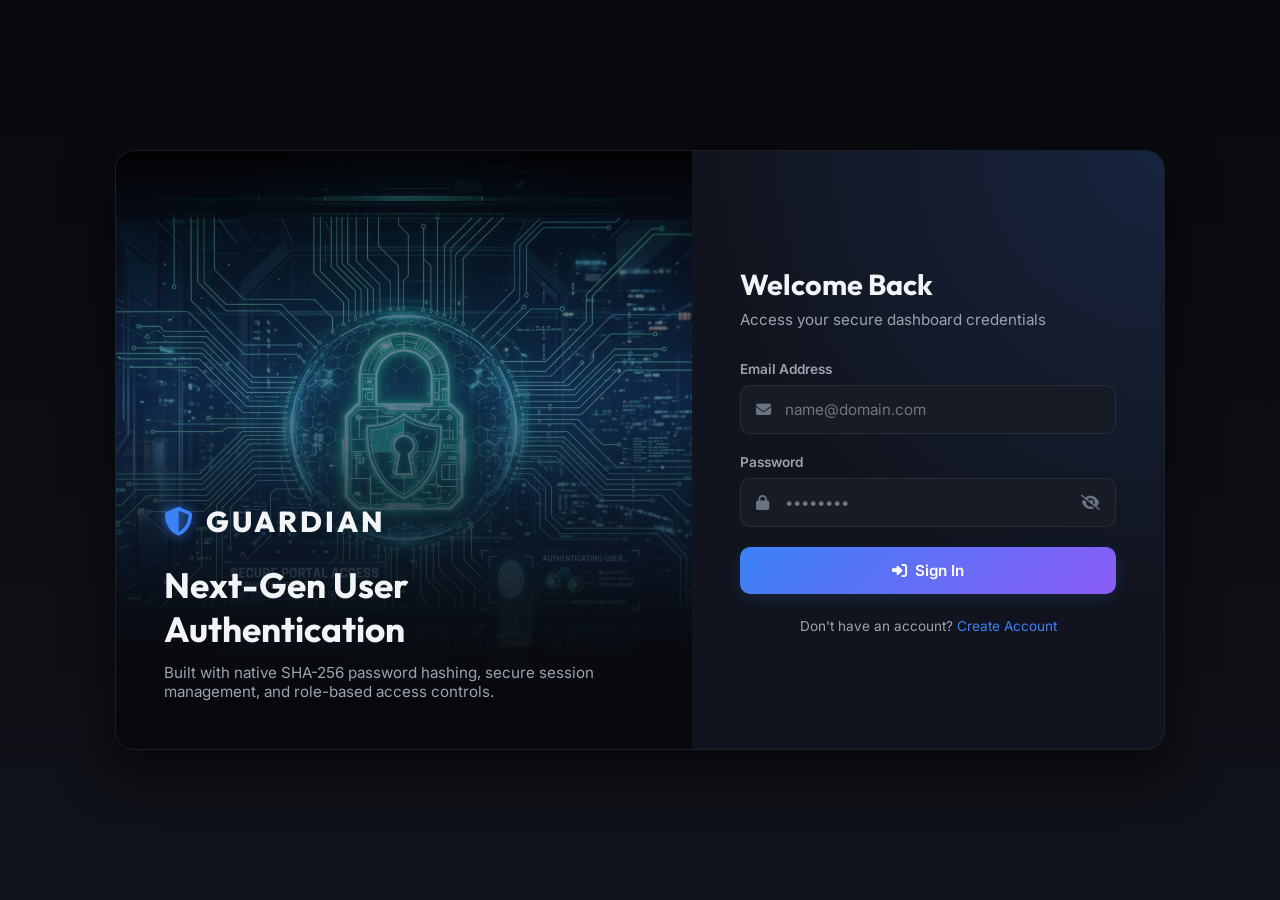
<file: index.html>
<!DOCTYPE html>
<html lang="en">
<head>
  <meta charset="UTF-8">
  <meta name="viewport" content="width=device-width, initial-scale=1.0">
  <title>GuardianAuth | Secure Authentication Portal</title>
  <meta name="description" content="Secure registration and login portal with client-side SHA-256 encryption, session management, and role-based dashboards.">
  
  <!-- CSS Stylesheets -->
  <link rel="stylesheet" href="style.css">
  
  <!-- FontAwesome Icons -->
  <link rel="stylesheet" href="https://cdnjs.cloudflare.com/ajax/libs/font-awesome/6.4.0/css/all.min.css">
</head>
<body>

  <!-- Floating Alert Container for Notifications -->
  <div class="alert-container" id="alertContainer"></div>

  <div class="app-container">
    
    <!-- 1. LOGIN VIEW PANEL -->
    <div class="view-panel active" id="loginView">
      <div class="split-layout">
        <!-- Visual side banner -->
        <div class="visual-banner">
          <img src="assets/images/auth_banner.png" alt="Secure Shield Portal">
          <div class="visual-overlay"></div>
          <div class="visual-content">
            <div class="logo-header">
              <i class="fa-solid fa-shield-halved"></i> GUARDIAN
            </div>
            <h2>Next-Gen User Authentication</h2>
            <p>Built with native SHA-256 password hashing, secure session management, and role-based access controls.</p>
          </div>
        </div>
        
        <!-- Login Form Container -->
        <div class="form-container">
          <div class="form-header">
            <h3>Welcome Back</h3>
            <p>Access your secure dashboard credentials</p>
          </div>
          
          <form class="auth-form" id="loginForm" novalidate>
            <div class="form-group">
              <label for="loginEmail">Email Address</label>
              <div class="input-wrapper">
                <i class="fa-solid fa-envelope input-icon"></i>
                <input type="email" id="loginEmail" class="form-input" placeholder="name@domain.com" required>
              </div>
            </div>
            
            <div class="form-group">
              <label for="loginPassword">Password</label>
              <div class="input-wrapper">
                <i class="fa-solid fa-lock input-icon"></i>
                <input type="password" id="loginPassword" class="form-input" placeholder="••••••••" required>
                <i class="fa-solid fa-eye-slash password-toggle" id="toggleLoginPass"></i>
              </div>
            </div>
            
            <button type="submit" class="auth-btn" id="loginSubmitBtn">
              <i class="fa-solid fa-right-to-bracket"></i> Sign In
            </button>
          </form>
          
          <div class="auth-footer">
            Don't have an account? <a href="#" id="toRegister">Create Account</a>
          </div>
        </div>
      </div>
    </div>

    <!-- 2. REGISTRATION VIEW PANEL -->
    <div class="view-panel" id="registerView">
      <div class="split-layout">
        <!-- Visual side banner -->
        <div class="visual-banner">
          <img src="assets/images/auth_banner.png" alt="Secure Shield Portal">
          <div class="visual-overlay"></div>
          <div class="visual-content">
            <div class="logo-header">
              <i class="fa-solid fa-shield-halved"></i> GUARDIAN
            </div>
            <h2>Simple & Secure</h2>
            <p>All passwords are encrypted client-side using industry-standard SHA-256 algorithms before storage.</p>
          </div>
        </div>
        
        <!-- Registration Form Container -->
        <div class="form-container">
          <div class="form-header">
            <h3>Get Started</h3>
            <p>Create your secure account in seconds</p>
          </div>
          
          <form class="auth-form" id="registerForm" novalidate>
            <div class="form-group">
              <label for="registerUsername">Username</label>
              <div class="input-wrapper">
                <i class="fa-solid fa-user input-icon"></i>
                <input type="text" id="registerUsername" class="form-input" placeholder="e.g. janesmith" required>
              </div>
            </div>
            
            <div class="form-group">
              <label for="registerEmail">Email Address</label>
              <div class="input-wrapper">
                <i class="fa-solid fa-envelope input-icon"></i>
                <input type="email" id="registerEmail" class="form-input" placeholder="name@domain.com" required>
              </div>
            </div>
            
            <div class="form-group">
              <label for="registerPassword">Password</label>
              <div class="input-wrapper">
                <i class="fa-solid fa-lock input-icon"></i>
                <input type="password" id="registerPassword" class="form-input" placeholder="••••••••" required>
                <i class="fa-solid fa-eye-slash password-toggle" id="toggleRegPass"></i>
              </div>
              
              <!-- Password Strength Bar -->
              <div class="password-strength-container">
                <div class="strength-bar">
                  <div class="strength-fill" id="strengthFill"></div>
                </div>
                <span class="strength-label" id="strengthLabel">Enter password</span>
              </div>
            </div>

            <!-- Role Selector (RBAC Demo) -->
            <div class="form-group">
              <label for="registerRole">Account Role</label>
              <div class="input-wrapper">
                <i class="fa-solid fa-user-gear input-icon"></i>
                <select id="registerRole" class="form-select">
                  <option value="user">Standard User</option>
                  <option value="admin">Administrator</option>
                </select>
              </div>
            </div>
            
            <button type="submit" class="auth-btn" id="registerSubmitBtn">
              <i class="fa-solid fa-user-plus"></i> Register Securely
            </button>
          </form>
          
          <div class="auth-footer">
            Already have an account? <a href="#" id="toLogin">Sign In</a>
          </div>
        </div>
      </div>
    </div>

    <!-- 3. PROTECTED DASHBOARD VIEW PANEL -->
    <div class="view-panel" id="dashboardView">
      <div class="dashboard-layout">
        <!-- Header -->
        <div class="dash-header">
          <div class="dash-user-info">
            <div class="avatar" id="dashAvatar">U</div>
            <div class="dash-user-text">
              <h4 id="dashUsername">Loading User...</h4>
              <span class="role-badge" id="dashRole">Role</span>
            </div>
          </div>
          <div class="dash-actions">
            <button class="logout-btn" id="logoutBtn">
              <i class="fa-solid fa-sign-out-alt"></i> Logout
            </button>
          </div>
        </div>
        
        <!-- Content -->
        <div class="dash-content">
          
          <!-- Standard User Section -->
          <div class="user-panel" id="userPanel">
            <div class="portal-card">
              <div class="portal-text">
                <h3>Welcome to your Secure Dashboard</h3>
                <p>Your session is active. All authentication routes are protected by client-side browser storage and SHA-256 encryption. Unauthorized access is blocked.</p>
              </div>
              <div class="portal-badge">
                <i class="fa-solid fa-circle-check"></i> Session Valid
              </div>
            </div>
            
            <!-- Dummy Dashboard Statistics -->
            <div class="stats-grid">
              <div class="stat-card">
                <div class="stat-icon"><i class="fa-solid fa-key"></i></div>
                <div class="stat-text">
                  <span>Cryptographic Hashing</span>
                  <h5>SHA-256</h5>
                </div>
              </div>
              <div class="stat-card">
                <div class="stat-icon"><i class="fa-solid fa-lock"></i></div>
                <div class="stat-text">
                  <span>Session Storage</span>
                  <h5>Valid Session</h5>
                </div>
              </div>
              <div class="stat-card">
                <div class="stat-icon"><i class="fa-solid fa-user-shield"></i></div>
                <div class="stat-text">
                  <span>Access Control</span>
                  <h5>RBAC Enforced</h5>
                </div>
              </div>
            </div>
          </div>

          <!-- Admin-Only Section (Managed via JS) -->
          <div class="admin-panel" id="adminPanel">
            <div class="admin-grid">
              
              <!-- User Database Table -->
              <div class="user-db-section">
                <div class="admin-section-title">
                  <i class="fa-solid fa-database"></i> Registered Accounts Database
                </div>
                <div class="table-card">
                  <div class="table-wrapper">
                    <table class="user-table">
                      <thead>
                        <tr>
                          <th>Username</th>
                          <th>Email</th>
                          <th>Role</th>
                          <th>Password Hash (SHA-256)</th>
                          <th>Actions</th>
                        </tr>
                      </thead>
                      <tbody id="userTableBody">
                        <!-- Filled dynamically -->
                      </tbody>
                    </table>
                  </div>
                </div>
              </div>
              
              <!-- System Log Console -->
              <div class="log-monitor-section">
                <div class="admin-section-title">
                  <i class="fa-solid fa-terminal"></i> Security Log Monitor
                </div>
                <div class="terminal-card">
                  <div class="terminal-header">
                    <div class="terminal-dots">
                      <div class="terminal-dot"></div>
                      <div class="terminal-dot"></div>
                      <div class="terminal-dot"></div>
                    </div>
                    <div class="terminal-title">sec-monitor@guardian.system</div>
                  </div>
                  <div class="terminal-body" id="logTerminal">
                    <!-- Logs filled dynamically -->
                  </div>
                </div>
              </div>

            </div>
          </div>

        </div>
      </div>
    </div>

  </div>

  <!-- Interactivity Script -->
  <script src="script.js"></script>
</body>
</html>
</file>
<file: style.css>
@import url('https://fonts.googleapis.com/css2?family=Fira+Code:wght@400;500&family=Inter:wght@300;400;500;600;700&family=Outfit:wght@400;500;600;700;800&display=swap');

/* --- Design System Variables --- */
:root {
  --font-heading: 'Outfit', sans-serif;
  --font-body: 'Inter', sans-serif;
  --font-mono: 'Fira Code', monospace;

  /* Colors */
  --bg-dark: #08090d;
  --bg-card: #11141e;
  --bg-input: #171b26;
  --glass-bg: rgba(17, 20, 30, 0.7);
  --glass-border: rgba(255, 255, 255, 0.05);

  --text-main: #f3f4f6;
  --text-muted: #9ca3af;
  --text-dim: #6b7280;

  --color-primary: #3b82f6;      /* Electric Blue */
  --color-success: #10b981;      /* Emerald Green */
  --color-warning: #f59e0b;      /* Amber */
  --color-danger: #ef4444;       /* Crimson */
  --color-purple: #8b5cf6;       /* Security Accent */

  /* Gradients */
  --gradient-cyber: linear-gradient(135deg, #3b82f6, #8b5cf6);
  --gradient-success: linear-gradient(135deg, #10b981, #059669);
  --gradient-dark: linear-gradient(180deg, #08090d 0%, #11131a 100%);
  --gradient-card-glow: radial-gradient(circle at top right, rgba(59, 130, 246, 0.15), rgba(8, 9, 13, 0) 60%);

  /* Transitions */
  --transition-fast: 0.2s cubic-bezier(0.4, 0, 0.2, 1);
  --transition-normal: 0.4s cubic-bezier(0.4, 0, 0.2, 1);
}

/* --- Resets & Global Styles --- */
*, *::before, *::after {
  box-sizing: border-box;
  margin: 0;
  padding: 0;
}

html, body {
  width: 100%;
  height: 100%;
  background-color: var(--bg-dark);
  color: var(--text-main);
  font-family: var(--font-body);
  overflow-x: hidden;
}

body {
  background-image: var(--gradient-dark);
  background-attachment: fixed;
  display: flex;
  flex-direction: column;
}

a {
  text-decoration: none;
  color: var(--color-primary);
  transition: color var(--transition-fast);
}

a:hover {
  color: #60a5fa;
}

button, input, select {
  font-family: inherit;
  font-size: inherit;
  background: none;
  border: none;
  outline: none;
}

/* Custom Scrollbar */
::-webkit-scrollbar {
  width: 6px;
  height: 6px;
}
::-webkit-scrollbar-track {
  background: var(--bg-dark);
}
::-webkit-scrollbar-thumb {
  background: rgba(59, 130, 246, 0.3);
  border-radius: 4px;
}
::-webkit-scrollbar-thumb:hover {
  background: rgba(59, 130, 246, 0.6);
}

/* --- App Layout Frames --- */
.app-container {
  width: 100%;
  min-height: 100vh;
  display: flex;
  justify-content: center;
  align-items: center;
  position: relative;
  padding: 20px;
}

/* Hide inactive view states */
.view-panel {
  display: none;
  width: 100%;
  max-width: 1050px;
  min-height: 600px;
  border-radius: 20px;
  background: var(--bg-card);
  border: 1px solid var(--glass-border);
  box-shadow: 0 20px 50px rgba(0, 0, 0, 0.6);
  overflow: hidden;
  animation: fade-in 0.5s ease;
}

.view-panel.active {
  display: flex;
}

@keyframes fade-in {
  from { opacity: 0; transform: translateY(10px); }
  to { opacity: 1; transform: translateY(0); }
}

/* --- Split Layout (Login & Register) --- */
.split-layout {
  display: grid;
  grid-template-columns: 1.1fr 0.9fr;
  width: 100%;
}

/* Left Column - Cyber Visual Banner */
.visual-banner {
  position: relative;
  background: #000;
  display: flex;
  flex-direction: column;
  justify-content: flex-end;
  padding: 48px;
  overflow: hidden;
}

.visual-banner img {
  position: absolute;
  top: 0;
  left: 0;
  width: 100%;
  height: 100%;
  object-fit: cover;
  opacity: 0.5;
  filter: saturate(0.8) contrast(1.1);
  transition: transform 10s ease;
}

.visual-banner:hover img {
  transform: scale(1.05);
}

.visual-overlay {
  position: absolute;
  top: 0;
  left: 0;
  width: 100%;
  height: 100%;
  background: linear-gradient(to top, rgba(8, 9, 13, 0.95) 15%, rgba(59, 130, 246, 0.25) 60%, rgba(8, 9, 13, 0.3) 100%);
  z-index: 1;
}

.visual-content {
  position: relative;
  z-index: 2;
}

.logo-header {
  font-family: var(--font-heading);
  font-size: 1.8rem;
  font-weight: 800;
  letter-spacing: 3px;
  margin-bottom: 24px;
  display: flex;
  align-items: center;
  gap: 10px;
}

.logo-header i {
  color: var(--color-primary);
  text-shadow: 0 0 12px rgba(59, 130, 246, 0.8);
}

.visual-content h2 {
  font-family: var(--font-heading);
  font-size: 2.2rem;
  font-weight: 700;
  line-height: 1.25;
  margin-bottom: 12px;
}

.visual-content p {
  color: var(--text-muted);
  font-size: 0.95rem;
}

/* Right Column - Forms Card */
.form-container {
  padding: 48px;
  display: flex;
  flex-direction: column;
  justify-content: center;
  position: relative;
  background-image: var(--gradient-card-glow);
}

.form-header {
  margin-bottom: 32px;
}

.form-header h3 {
  font-family: var(--font-heading);
  font-size: 1.8rem;
  font-weight: 700;
  margin-bottom: 8px;
}

.form-header p {
  color: var(--text-muted);
  font-size: 0.95rem;
}

/* Form Styles */
.auth-form {
  display: flex;
  flex-direction: column;
  gap: 20px;
}

.form-group {
  display: flex;
  flex-direction: column;
  gap: 8px;
  position: relative;
}

.form-group label {
  font-size: 0.85rem;
  font-weight: 600;
  color: var(--text-muted);
}

.input-wrapper {
  position: relative;
  display: flex;
  align-items: center;
}

.input-icon {
  position: absolute;
  left: 16px;
  color: var(--text-dim);
  font-size: 0.95rem;
  pointer-events: none;
}

.form-input {
  width: 100%;
  padding: 14px 16px 14px 44px;
  border-radius: 10px;
  border: 1px solid rgba(255, 255, 255, 0.08);
  background: var(--bg-input);
  color: #fff;
  font-size: 0.95rem;
  transition: border-color var(--transition-fast), box-shadow var(--transition-fast);
}

.form-input:focus {
  border-color: var(--color-primary);
  box-shadow: 0 0 10px rgba(59, 130, 246, 0.15);
}

/* Show/Hide password toggle */
.password-toggle {
  position: absolute;
  right: 16px;
  color: var(--text-dim);
  cursor: pointer;
  font-size: 0.95rem;
  transition: color var(--transition-fast);
}

.password-toggle:hover {
  color: var(--text-main);
}

/* Password Strength Indicator */
.password-strength-container {
  margin-top: 6px;
}

.strength-bar {
  height: 4px;
  background: rgba(255, 255, 255, 0.05);
  border-radius: 2px;
  overflow: hidden;
  position: relative;
}

.strength-fill {
  height: 100%;
  width: 0;
  background: var(--color-danger);
  transition: width 0.3s ease, background 0.3s ease;
}

.strength-label {
  font-size: 0.75rem;
  color: var(--text-dim);
  margin-top: 4px;
  display: block;
}

/* Select options */
.form-select {
  width: 100%;
  padding: 14px 16px 14px 44px;
  border-radius: 10px;
  border: 1px solid rgba(255, 255, 255, 0.08);
  background: var(--bg-input);
  color: #fff;
  font-size: 0.95rem;
  cursor: pointer;
  appearance: none; /* remove default arrow */
  background-image: url("data:image/svg+xml;charset=utf-8,%3Csvg xmlns='http://www.w3.org/2000/svg' viewBox='0 0 24 24' fill='none' stroke='%236b7280' stroke-width='2' stroke-linecap='round' stroke-linejoin='round'%3E%3Cpath d='m6 9 6 6 6-6'/%3E%3C/svg%3E");
  background-repeat: no-repeat;
  background-position: right 16px center;
  background-size: 16px;
  transition: border-color var(--transition-fast);
}

.form-select:focus {
  border-color: var(--color-primary);
}

.form-select option {
  background: var(--bg-card);
  color: #fff;
}

/* Buttons */
.auth-btn {
  width: 100%;
  padding: 14px;
  border-radius: 10px;
  font-weight: 600;
  font-size: 0.95rem;
  cursor: pointer;
  background: var(--gradient-cyber);
  color: #fff;
  transition: transform var(--transition-fast), box-shadow var(--transition-fast);
  box-shadow: 0 4px 15px rgba(59, 130, 246, 0.15);
  display: flex;
  align-items: center;
  justify-content: center;
  gap: 8px;
}

.auth-btn:hover {
  transform: translateY(-1px);
  box-shadow: 0 6px 20px rgba(59, 130, 246, 0.35);
}

.auth-btn:disabled {
  opacity: 0.6;
  cursor: not-allowed;
  transform: none;
  box-shadow: none;
}

.auth-footer {
  margin-top: 24px;
  text-align: center;
  font-size: 0.85rem;
  color: var(--text-muted);
}


/* --- Dashboard (PROTECTED VIEW) --- */
.dashboard-layout {
  display: flex;
  flex-direction: column;
  width: 100%;
  min-height: 600px;
}

/* Dashboard Header */
.dash-header {
  padding: 24px 32px;
  border-bottom: 1px solid var(--glass-border);
  display: flex;
  justify-content: space-between;
  align-items: center;
  background: rgba(255, 255, 255, 0.01);
}

.dash-user-info {
  display: flex;
  align-items: center;
  gap: 16px;
}

.avatar {
  width: 44px;
  height: 44px;
  border-radius: 50%;
  background: var(--gradient-cyber);
  display: flex;
  align-items: center;
  justify-content: center;
  font-family: var(--font-heading);
  font-weight: 700;
  font-size: 1.1rem;
  color: #fff;
  border: 2px solid rgba(255,255,255,0.1);
}

.dash-user-text h4 {
  font-size: 1rem;
  font-weight: 600;
}

.role-badge {
  display: inline-block;
  padding: 2px 8px;
  border-radius: 50px;
  font-size: 0.7rem;
  font-weight: 700;
  text-transform: uppercase;
  letter-spacing: 0.5px;
  margin-top: 4px;
}

.role-user {
  background: rgba(59, 130, 246, 0.15);
  border: 1px solid rgba(59, 130, 246, 0.25);
  color: #93c5fd;
}

.role-admin {
  background: rgba(139, 92, 246, 0.15);
  border: 1px solid rgba(139, 92, 246, 0.25);
  color: #c084fc;
}

.dash-actions {
  display: flex;
  gap: 12px;
}

.logout-btn {
  padding: 8px 16px;
  border-radius: 8px;
  border: 1px solid rgba(239, 68, 68, 0.3);
  color: var(--color-danger);
  font-size: 0.85rem;
  font-weight: 600;
  cursor: pointer;
  transition: all var(--transition-fast);
  display: flex;
  align-items: center;
  gap: 6px;
}

.logout-btn:hover {
  background: rgba(239, 68, 68, 0.08);
  border-color: var(--color-danger);
}

/* Dashboard Body Content */
.dash-content {
  padding: 32px;
  flex: 1;
  display: flex;
  flex-direction: column;
  gap: 32px;
}

/* User Welcome view */
.user-panel {
  display: flex;
  flex-direction: column;
  gap: 24px;
}

/* Cards Grid */
.stats-grid {
  display: grid;
  grid-template-columns: repeat(auto-fit, minmax(220px, 1fr));
  gap: 20px;
}

.stat-card {
  padding: 24px;
  border-radius: 12px;
  background: rgba(255,255,255,0.01);
  border: 1px solid var(--glass-border);
  display: flex;
  align-items: center;
  gap: 20px;
}

.stat-icon {
  width: 48px;
  height: 48px;
  border-radius: 10px;
  background: rgba(59, 130, 246, 0.08);
  color: var(--color-primary);
  display: flex;
  align-items: center;
  justify-content: center;
  font-size: 1.3rem;
}

.stat-card:nth-child(2) .stat-icon {
  color: var(--color-success);
  background: rgba(16, 185, 129, 0.08);
}

.stat-card:nth-child(3) .stat-icon {
  color: var(--color-purple);
  background: rgba(139, 92, 246, 0.08);
}

.stat-text span {
  font-size: 0.8rem;
  color: var(--text-muted);
  display: block;
}

.stat-text h5 {
  font-family: var(--font-heading);
  font-size: 1.4rem;
  font-weight: 700;
  margin-top: 4px;
}

/* Dashboard Portal Interface */
.portal-card {
  padding: 32px;
  border-radius: 16px;
  background: linear-gradient(135deg, rgba(59,130,246,0.05), transparent);
  border: 1px solid rgba(59, 130, 246, 0.1);
  display: flex;
  justify-content: space-between;
  align-items: center;
  gap: 24px;
}

.portal-text h3 {
  font-family: var(--font-heading);
  font-size: 1.5rem;
  margin-bottom: 8px;
}

.portal-text p {
  color: var(--text-muted);
  font-size: 0.95rem;
  max-width: 550px;
}

.portal-badge {
  background: var(--color-success);
  color: #fff;
  padding: 8px 16px;
  border-radius: 50px;
  font-weight: 700;
  font-size: 0.85rem;
  display: flex;
  align-items: center;
  gap: 8px;
  box-shadow: 0 0 15px rgba(16, 185, 129, 0.4);
}

/* Administrator specific panel */
.admin-panel {
  display: none; /* Toggled in JS */
  flex-direction: column;
  gap: 32px;
}

.admin-grid {
  display: grid;
  grid-template-columns: 1.3fr 0.7fr;
  gap: 24px;
}

.admin-section-title {
  font-family: var(--font-heading);
  font-size: 1.3rem;
  font-weight: 600;
  margin-bottom: 16px;
  display: flex;
  align-items: center;
  gap: 8px;
}

.admin-section-title i {
  color: var(--color-primary);
}

/* DB Table */
.table-card {
  border-radius: 12px;
  border: 1px solid var(--glass-border);
  overflow: hidden;
  background: rgba(0,0,0,0.1);
}

.table-wrapper {
  width: 100%;
  overflow-x: auto;
}

.user-table {
  width: 100%;
  border-collapse: collapse;
  text-align: left;
}

.user-table th, .user-table td {
  padding: 16px 20px;
  font-size: 0.85rem;
}

.user-table th {
  background: rgba(255,255,255,0.02);
  border-bottom: 1px solid var(--glass-border);
  color: var(--text-muted);
  font-weight: 600;
  text-transform: uppercase;
  font-size: 0.75rem;
  letter-spacing: 0.5px;
}

.user-table td {
  border-bottom: 1px solid rgba(255,255,255,0.02);
}

.user-table tr:last-child td {
  border-bottom: none;
}

.hash-cell {
  font-family: var(--font-mono);
  color: var(--text-dim);
  max-width: 150px;
  white-space: nowrap;
  overflow: hidden;
  text-overflow: ellipsis;
}

.action-cell button {
  color: var(--color-danger);
  cursor: pointer;
  font-size: 0.95rem;
  transition: color var(--transition-fast);
  padding: 4px;
}

.action-cell button:hover {
  color: #f87171;
}

/* Terminal Log Monitor */
.terminal-card {
  border-radius: 12px;
  border: 1px solid var(--glass-border);
  overflow: hidden;
  background: #030408;
  display: flex;
  flex-direction: column;
  height: 380px;
}

.terminal-header {
  padding: 12px 16px;
  background: #0b0c10;
  border-bottom: 1px solid var(--glass-border);
  display: flex;
  align-items: center;
  justify-content: space-between;
}

.terminal-dots {
  display: flex;
  gap: 6px;
}

.terminal-dot {
  width: 8px;
  height: 8px;
  border-radius: 50%;
  background: var(--color-danger);
}

.terminal-dot:nth-child(2) { background: var(--color-warning); }
.terminal-dot:nth-child(3) { background: var(--color-success); }

.terminal-title {
  font-family: var(--font-mono);
  font-size: 0.75rem;
  color: var(--text-dim);
}

.terminal-body {
  padding: 16px;
  flex: 1;
  overflow-y: auto;
  font-family: var(--font-mono);
  font-size: 0.8rem;
  line-height: 1.5;
  display: flex;
  flex-direction: column;
  gap: 8px;
}

.log-entry {
  color: var(--text-muted);
}

.log-time {
  color: var(--text-dim);
}

.log-success { color: var(--color-success); }
.log-warning { color: var(--color-warning); }
.log-danger { color: var(--color-danger); }


/* --- Notification Alerts --- */
.alert-container {
  position: fixed;
  top: 24px;
  right: 24px;
  z-index: 2000;
  display: flex;
  flex-direction: column;
  gap: 12px;
  pointer-events: none;
}

.alert-toast {
  min-width: 300px;
  max-width: 400px;
  padding: 16px 20px;
  border-radius: 10px;
  background: var(--bg-card);
  border: 1px solid var(--glass-border);
  box-shadow: 0 10px 25px rgba(0, 0, 0, 0.4);
  color: #fff;
  display: flex;
  align-items: center;
  gap: 14px;
  font-size: 0.9rem;
  pointer-events: auto;
  animation: slide-in 0.3s cubic-bezier(0.4, 0, 0.2, 1) forwards;
  opacity: 0;
}

@keyframes slide-in {
  from { opacity: 0; transform: translateX(50px); }
  to { opacity: 1; transform: translateX(0); }
}

.alert-toast.fade-out {
  animation: fade-out 0.3s forwards;
}

@keyframes fade-out {
  from { opacity: 1; transform: scale(1); }
  to { opacity: 0; transform: scale(0.95); }
}

.alert-icon {
  font-size: 1.15rem;
}

.toast-success {
  border-left: 4px solid var(--color-success);
}
.toast-success .alert-icon { color: var(--color-success); }

.toast-error {
  border-left: 4px solid var(--color-danger);
}
.toast-error .alert-icon { color: var(--color-danger); }

.toast-warning {
  border-left: 4px solid var(--color-warning);
}
.toast-warning .alert-icon { color: var(--color-warning); }


/* --- Responsive Breakpoints --- */

@media (max-width: 900px) {
  .split-layout {
    grid-template-columns: 1fr;
  }
  
  .visual-banner {
    display: none;
  }

  .form-container {
    padding: 40px 24px;
  }

  .admin-grid {
    grid-template-columns: 1fr;
  }

  .terminal-card {
    height: 300px;
  }
}

@media (max-width: 600px) {
  .dash-header {
    flex-direction: column;
    align-items: flex-start;
    gap: 16px;
    padding: 20px;
  }

  .logout-btn {
    width: 100%;
    justify-content: center;
  }

  .dash-content {
    padding: 20px;
    gap: 24px;
  }

  .portal-card {
    flex-direction: column;
    align-items: flex-start;
    padding: 20px;
  }

  .portal-badge {
    width: 100%;
    justify-content: center;
  }
}
</file>
